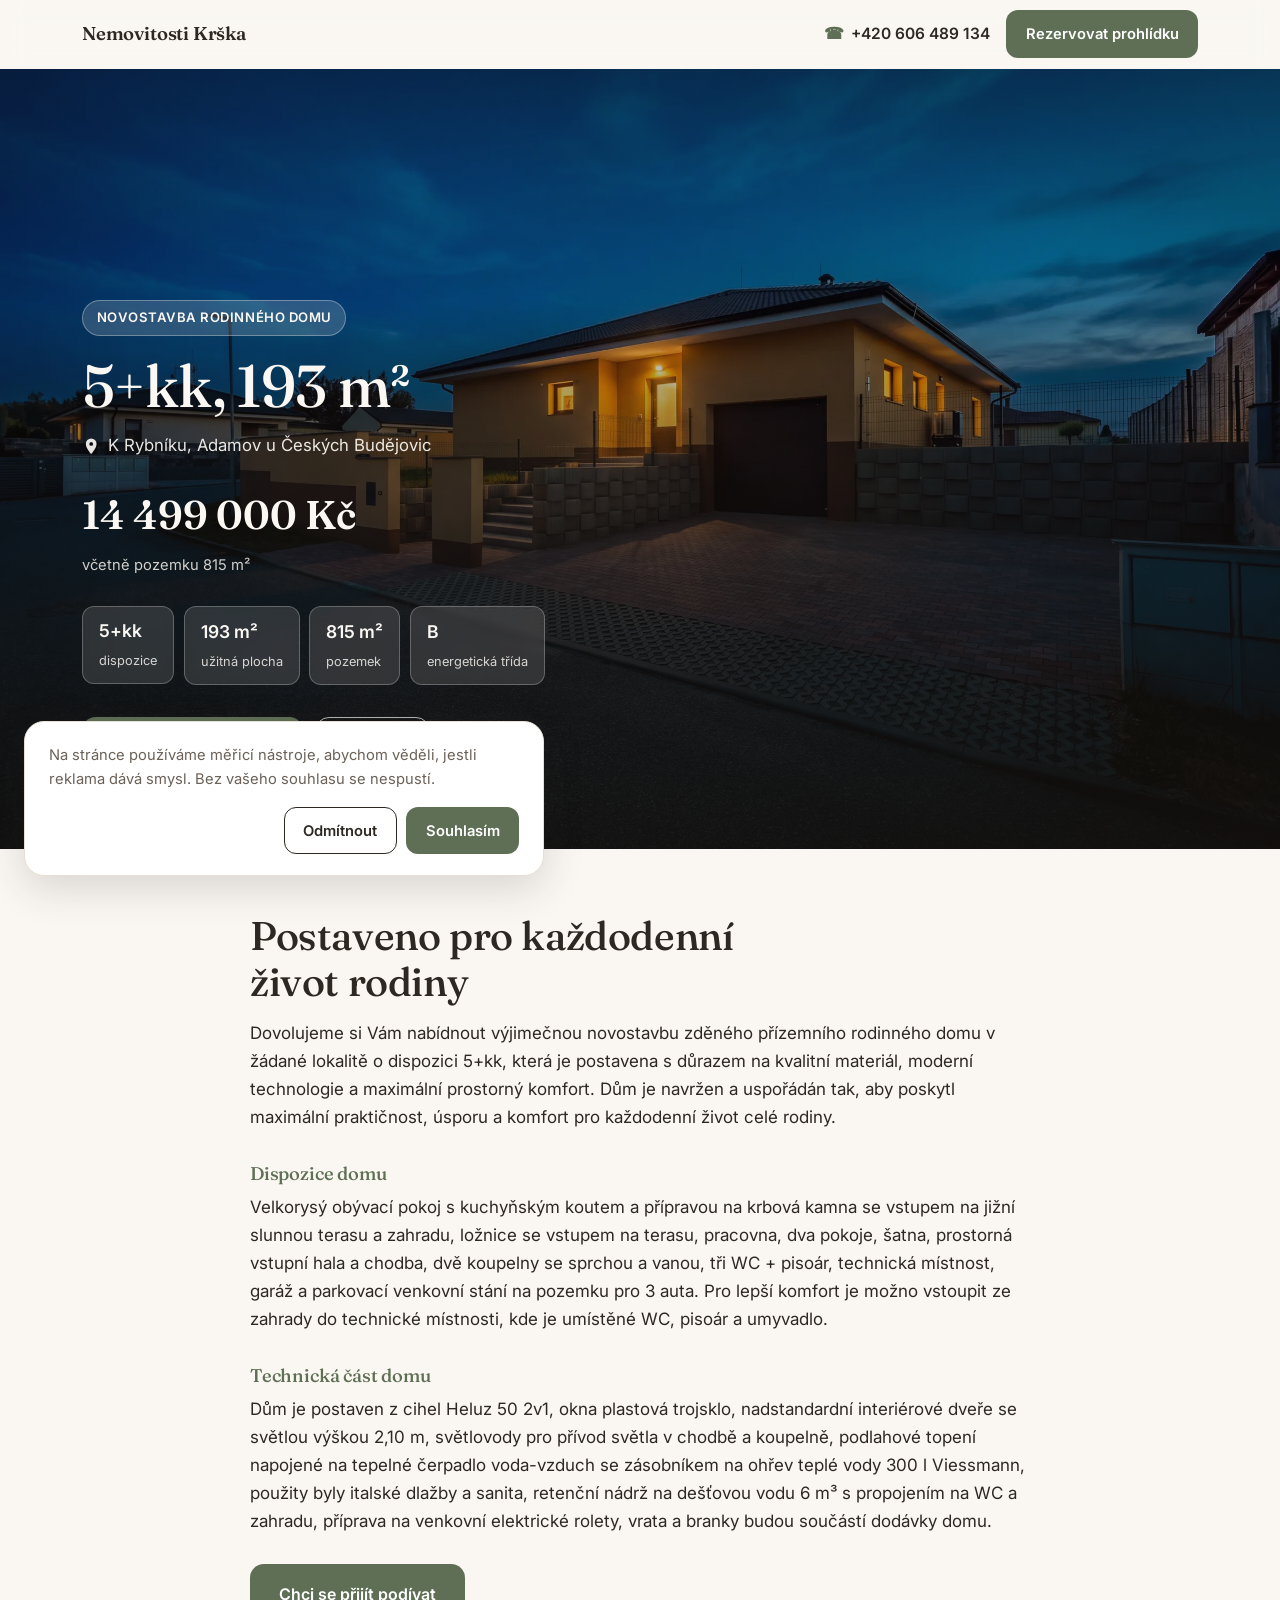
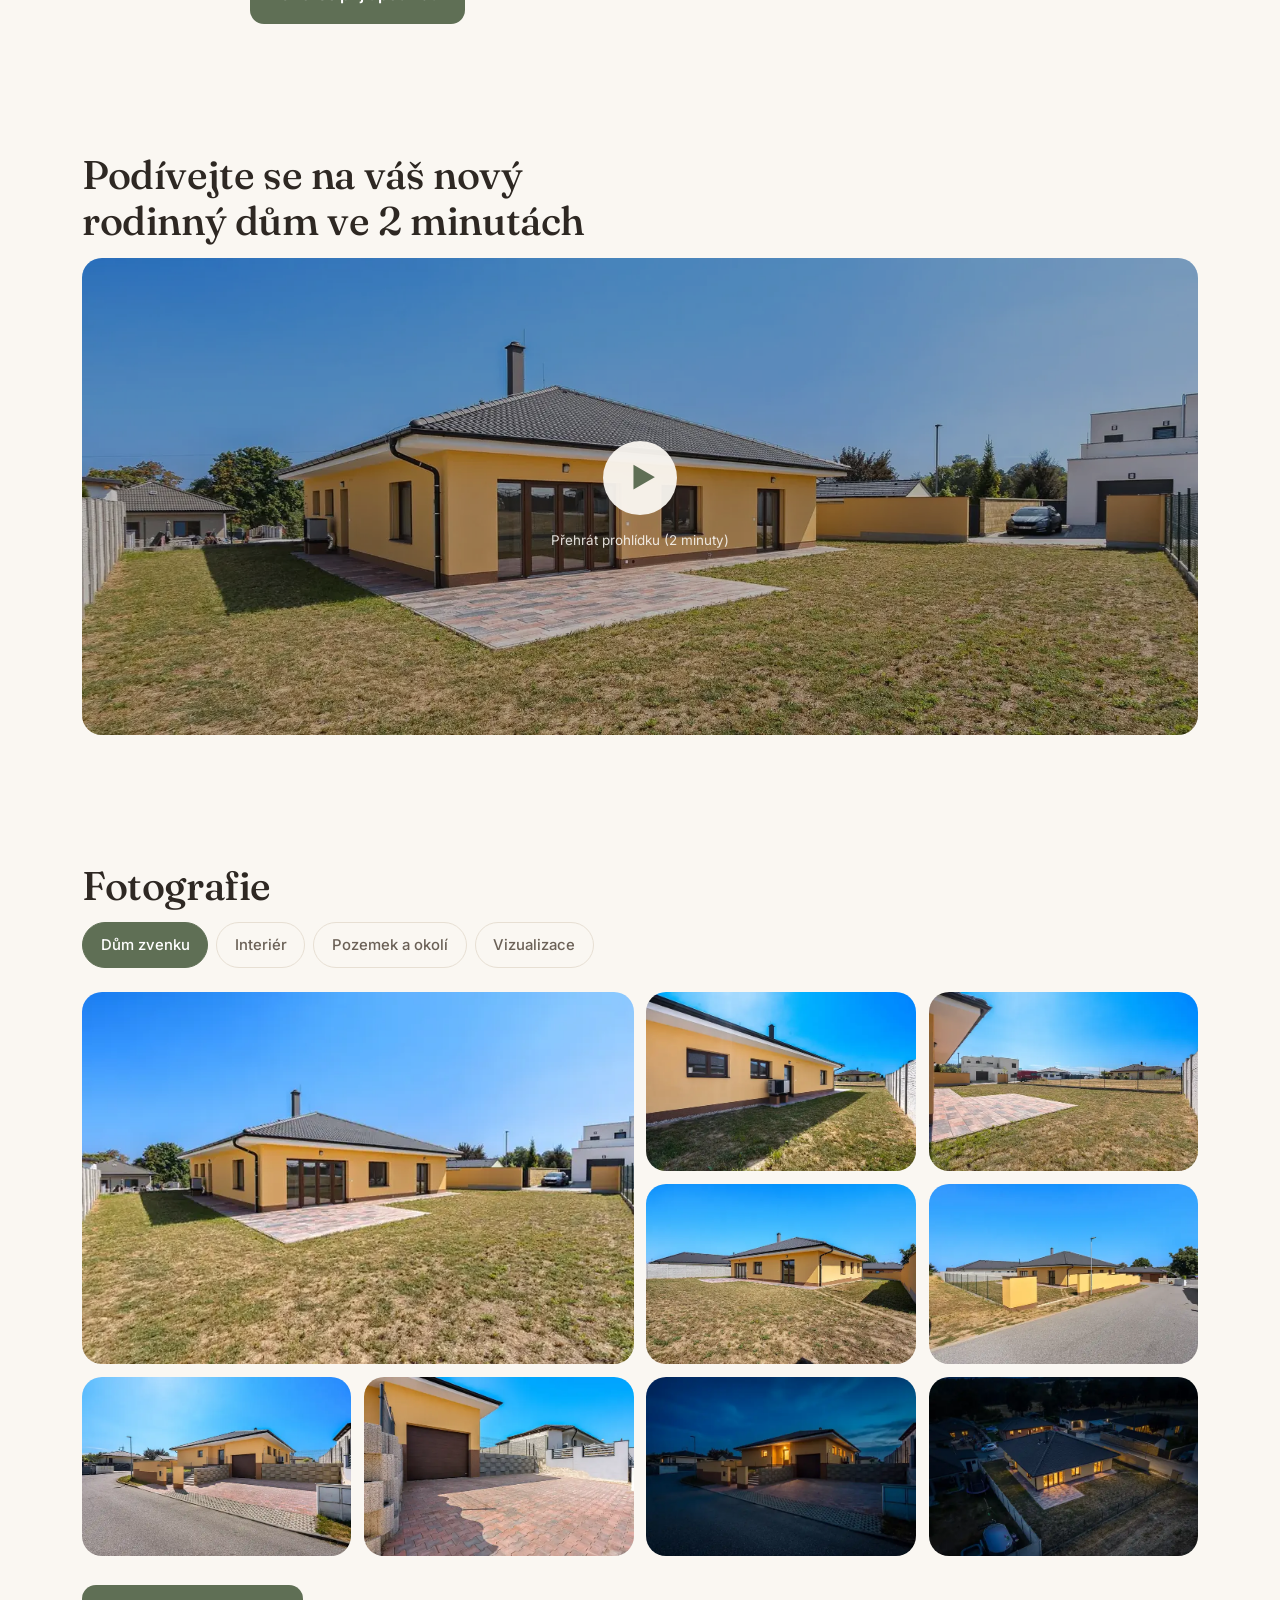
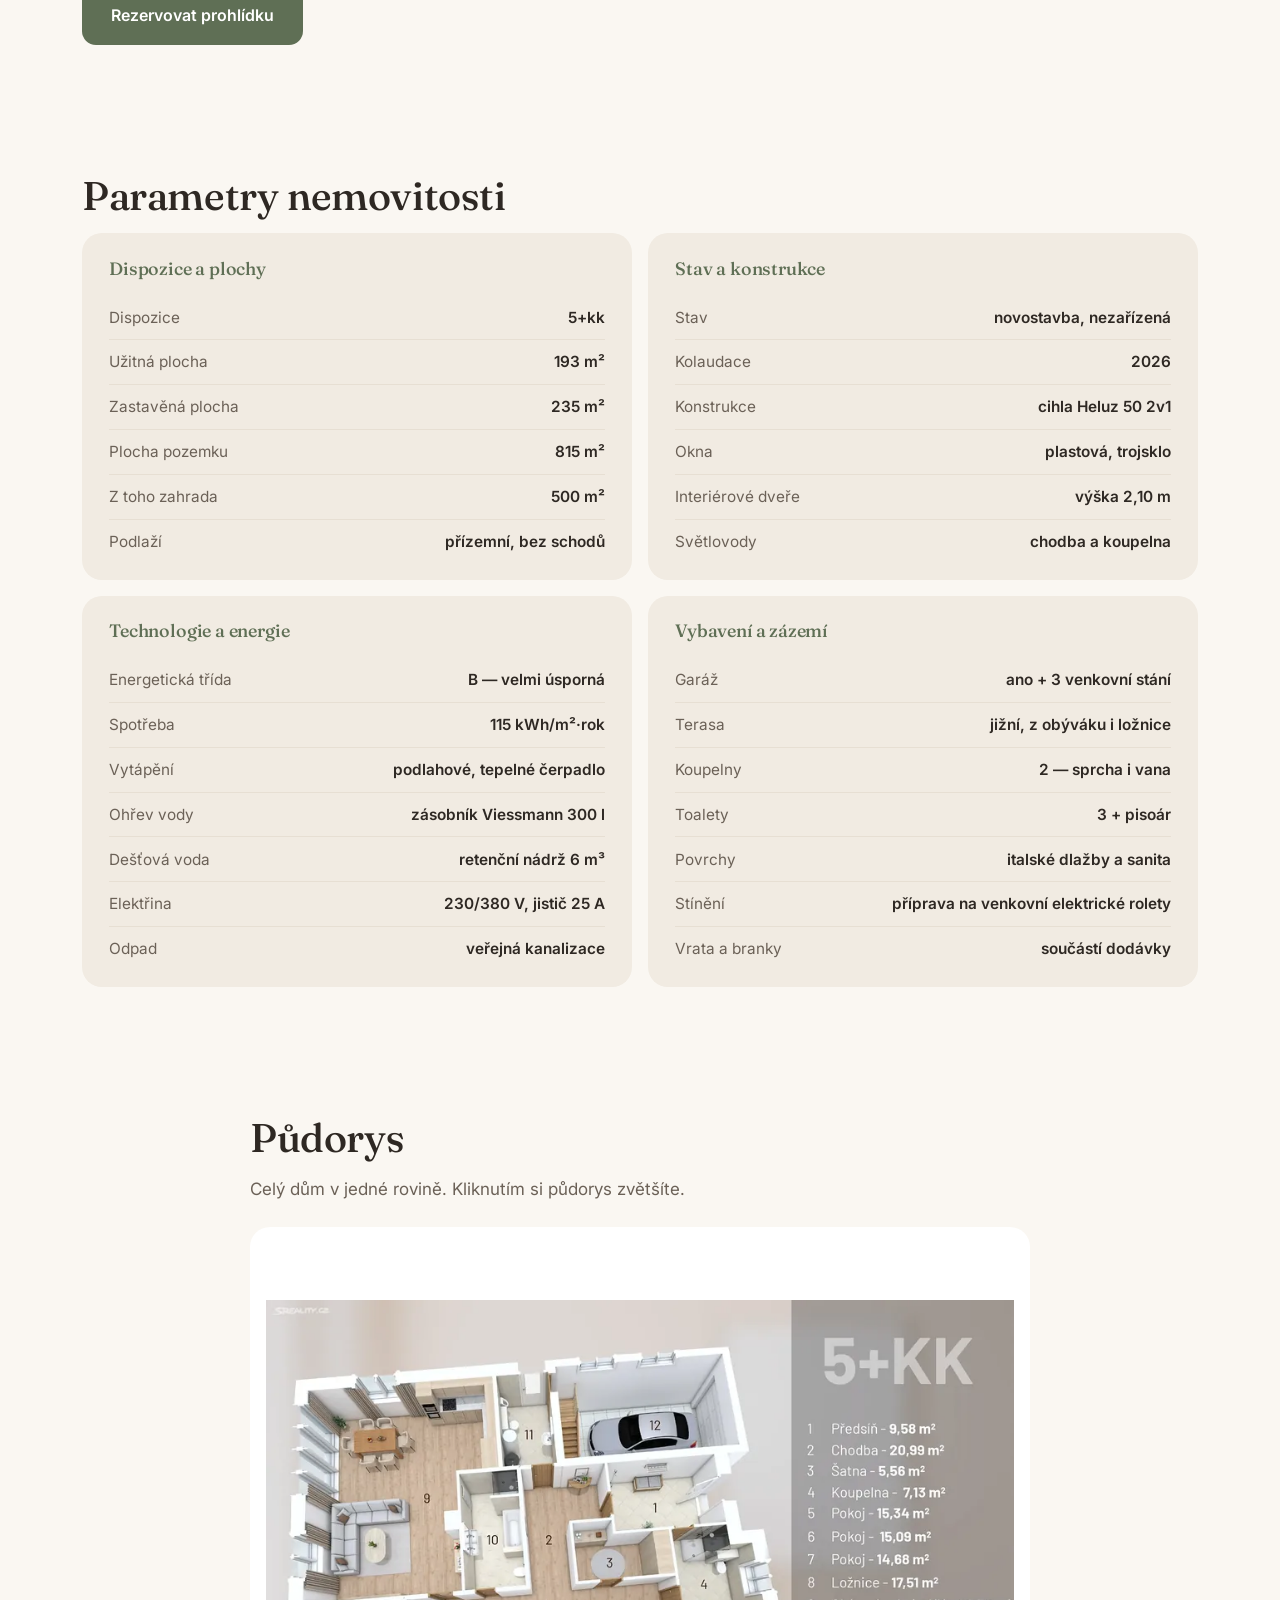
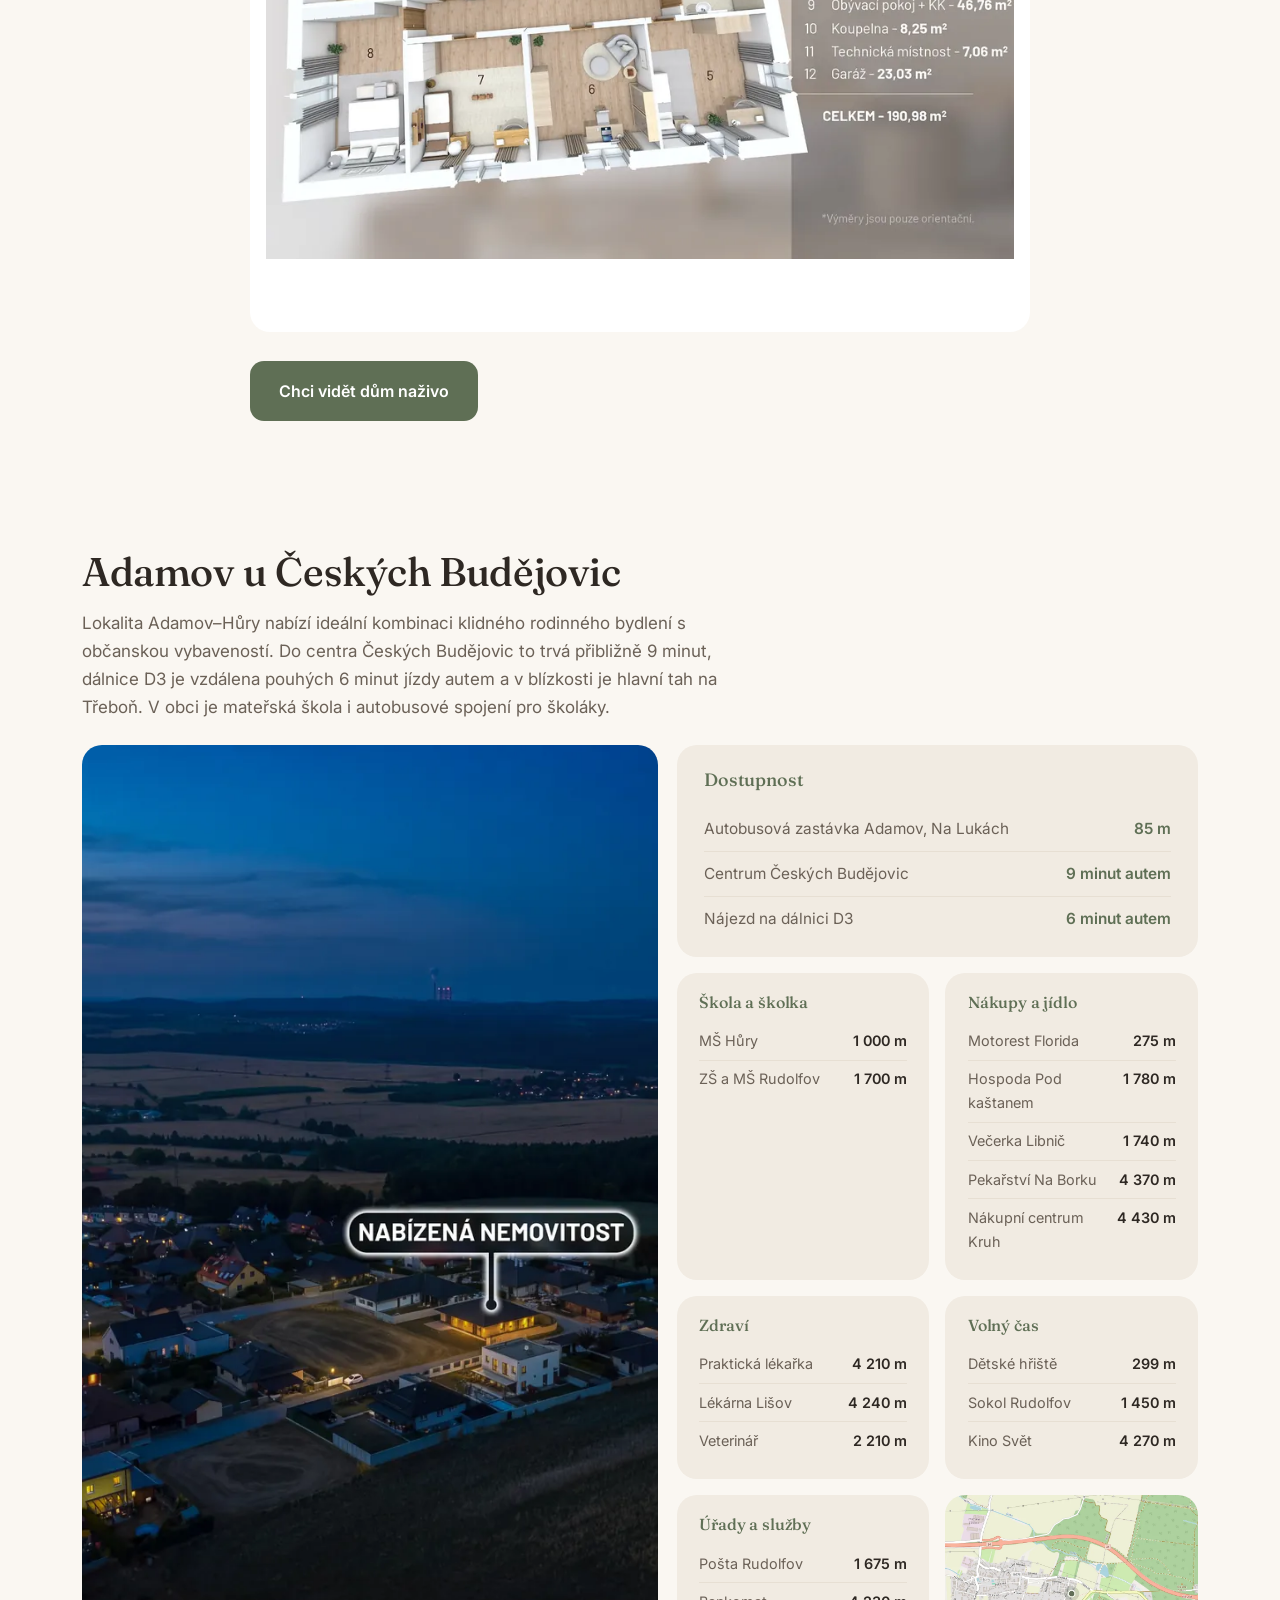
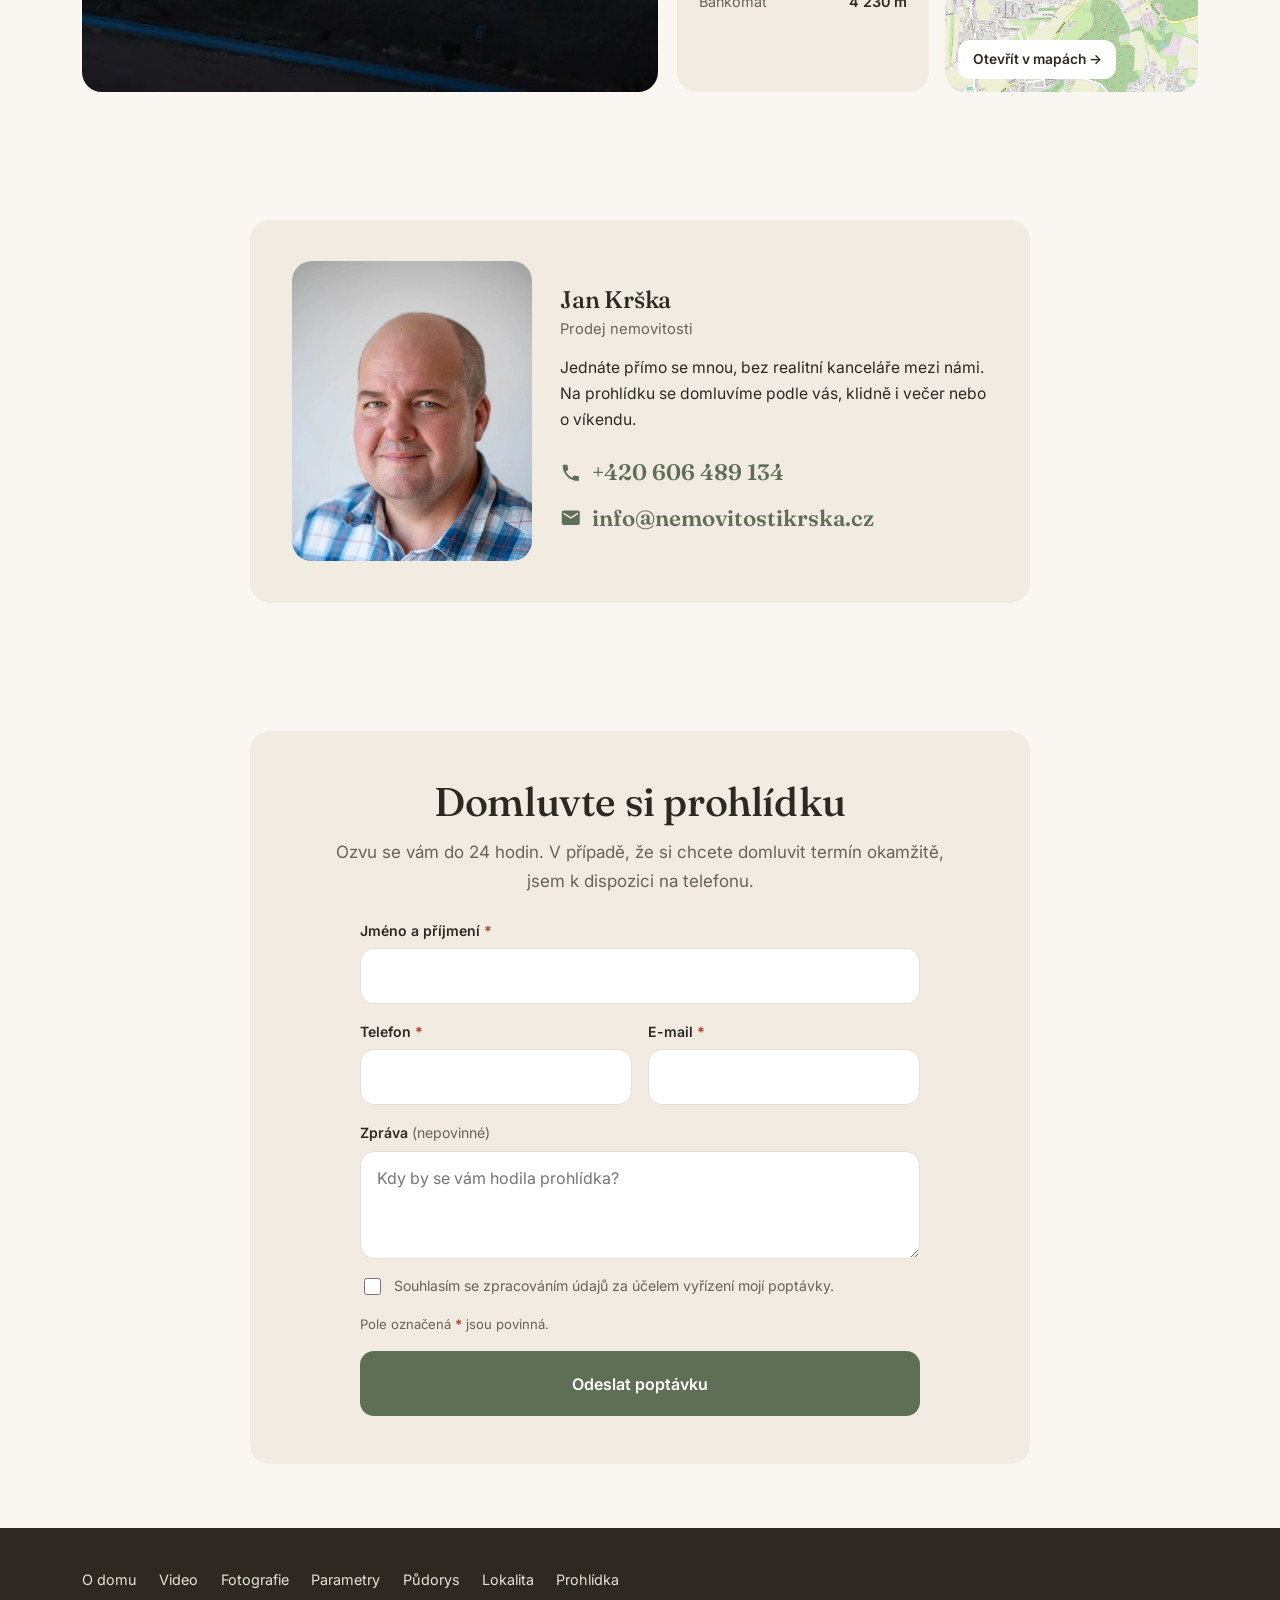
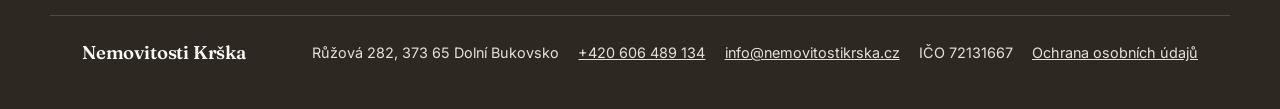
<file: index.html>
<!DOCTYPE html>
<html lang="cs">
<head>
<meta charset="utf-8">
<meta name="viewport" content="width=device-width, initial-scale=1">

<!-- Souhlas s cookies (Google Consent Mode): bez souhlasu je měření zakázané.
     Souhlas ukládá lišta v js/main.js pod klíčem krska-souhlas. -->
<script>
window.dataLayer = window.dataLayer || [];
function gtag(){dataLayer.push(arguments);}
(function(){
  var souhlas = null;
  try { souhlas = localStorage.getItem('krska-souhlas'); } catch (e) {}
  var stav = souhlas === 'ano' ? 'granted' : 'denied';
  gtag('consent', 'default', {
    ad_storage: stav, ad_user_data: stav, ad_personalization: stav, analytics_storage: stav
  });
  if (souhlas === 'ano') dataLayer.push({ event: 'souhlas_udelen' });
})();
</script>

<!-- Google Tag Manager -->
<script>(function(w,d,s,l,i){w[l]=w[l]||[];w[l].push({'gtm.start':
new Date().getTime(),event:'gtm.js'});var f=d.getElementsByTagName(s)[0],
j=d.createElement(s),dl=l!='dataLayer'?'&l='+l:'';j.async=true;j.src=
'https://www.googletagmanager.com/gtm.js?id='+i+dl;f.parentNode.insertBefore(j,f);
})(window,document,'script','dataLayer','GTM-NCGHG8T5');</script>
<!-- End Google Tag Manager -->
<title>Novostavba 5+kk, 193 m² — Adamov u Českých Budějovic</title>
<meta name="description" content="Přízemní zděná novostavba 5+kk, 193 m², pozemek 815 m² s garáží a jižní terasou v Adamově u Českých Budějovic. Energetická třída B, cena 14 499 000 Kč.">
<link rel="canonical" href="https://www.nemovitostikrska.cz/">

<meta property="og:type" content="website">
<meta property="og:url" content="https://www.nemovitostikrska.cz/">
<meta property="og:title" content="Novostavba 5+kk, 193 m² — Adamov u Českých Budějovic">
<meta property="og:description" content="Přízemní zděná novostavba 5+kk, 193 m², pozemek 815 m² s garáží a jižní terasou v Adamově u Českých Budějovic. Energetická třída B, cena 14 499 000 Kč.">
<meta property="og:image" content="https://www.nemovitostikrska.cz/assets/dum-adamov-5kk-nahled-sdileni.jpg">
<meta property="og:image:width" content="1200">
<meta property="og:image:height" content="630">
<meta property="og:image:alt" content="Osvětlená novostavba přízemního rodinného domu v Adamově za soumraku">
<meta property="og:site_name" content="Nemovitosti Krška">
<meta property="og:locale" content="cs_CZ">

<meta name="twitter:card" content="summary_large_image">
<meta name="twitter:title" content="Novostavba 5+kk, 193 m² — Adamov u Českých Budějovic">
<meta name="twitter:description" content="Přízemní zděná novostavba 5+kk, 193 m², pozemek 815 m² s garáží a jižní terasou v Adamově u Českých Budějovic. Energetická třída B, cena 14 499 000 Kč.">
<meta name="twitter:image" content="https://www.nemovitostikrska.cz/assets/dum-adamov-5kk-nahled-sdileni.jpg">
<meta name="twitter:image:alt" content="Osvětlená novostavba přízemního rodinného domu v Adamově za soumraku">

<meta name="theme-color" content="#5F6F55">

<link rel="preconnect" href="https://fonts.googleapis.com">
<link rel="preconnect" href="https://fonts.gstatic.com" crossorigin>
<link href="https://fonts.googleapis.com/css2?family=Fraunces:opsz,wght@9..144,400;9..144,500;9..144,600&family=Inter:wght@400;500;600&display=swap" rel="stylesheet">
<link rel="stylesheet" href="css/style.css">
<link rel="preload" as="image" href="assets/fotky/dum-adamov-5kk-hero.webp" fetchpriority="high">
<link rel="icon" href="data:image/svg+xml,<svg xmlns='http://www.w3.org/2000/svg' viewBox='0 0 100 100'><circle cx='50' cy='50' r='50' fill='%235F6F55'/><text x='50' y='68' text-anchor='middle' font-family='Georgia,serif' font-weight='600' font-size='46' fill='%23FAF7F2'>NK</text></svg>">
<link rel="apple-touch-icon" href="assets/apple-touch-icon.png">

<script type="application/ld+json">
{
  "@context": "https://schema.org",
  "@graph": [
    {
      "@type": "Organization",
      "@id": "https://www.nemovitostikrska.cz/#organizace",
      "name": "Nemovitosti Krška",
      "url": "https://www.nemovitostikrska.cz/",
      "telephone": "+420606489134",
      "email": "info@nemovitostikrska.cz",
      "identifier": "72131667",
      "founder": { "@type": "Person", "name": "Jan Krška" },
      "address": {
        "@type": "PostalAddress",
        "streetAddress": "Růžová 282",
        "postalCode": "373 65",
        "addressLocality": "Dolní Bukovsko",
        "addressCountry": "CZ"
      }
    },
    {
      "@type": "WebSite",
      "@id": "https://www.nemovitostikrska.cz/#web",
      "name": "Nemovitosti Krška",
      "url": "https://www.nemovitostikrska.cz/",
      "inLanguage": "cs",
      "publisher": { "@id": "https://www.nemovitostikrska.cz/#organizace" }
    },
    {
      "@type": "RealEstateListing",
      "@id": "https://www.nemovitostikrska.cz/#nabidka",
      "url": "https://www.nemovitostikrska.cz/",
      "name": "Novostavba rodinného domu 5+kk, 193 m², Adamov u Českých Budějovic",
      "description": "Přízemní zděná novostavba 5+kk s garáží, jižní terasou a pozemkem 815 m². Energetická třída B, kolaudace 2026.",
      "datePosted": "2026-08-27",
      "inLanguage": "cs",
      "image": "https://www.nemovitostikrska.cz/assets/dum-adamov-5kk-nahled-sdileni.jpg",
      "provider": { "@id": "https://www.nemovitostikrska.cz/#organizace" },
      "offers": {
        "@type": "Offer",
        "price": "14499000",
        "priceCurrency": "CZK",
        "availability": "https://schema.org/InStock",
        "seller": { "@id": "https://www.nemovitostikrska.cz/#organizace" }
      },
      "about": {
        "@type": "SingleFamilyResidence",
        "name": "Novostavba rodinného domu 5+kk",
        "numberOfRooms": 5,
        "numberOfBathroomsTotal": 2,
        "numberOfFullBathrooms": 2,
        "yearBuilt": "2026",
        "floorSize": { "@type": "QuantitativeValue", "value": 193, "unitCode": "MTK" },
        "lotSize": { "@type": "QuantitativeValue", "value": 815, "unitCode": "MTK" },
        "address": {
          "@type": "PostalAddress",
          "streetAddress": "K Rybníku",
          "addressLocality": "Adamov",
          "addressRegion": "Jihočeský kraj",
          "addressCountry": "CZ"
        },
        "geo": { "@type": "GeoCoordinates", "latitude": 49.00504, "longitude": 14.55418 },
        "amenityFeature": [
          { "@type": "LocationFeatureSpecification", "name": "Garáž", "value": true },
          { "@type": "LocationFeatureSpecification", "name": "Terasa", "value": true },
          { "@type": "LocationFeatureSpecification", "name": "Tepelné čerpadlo", "value": true }
        ]
      }
    }
  ]
}
</script>
</head>

<body>
<!-- Google Tag Manager (noscript) -->
<noscript><iframe src="https://www.googletagmanager.com/ns.html?id=GTM-NCGHG8T5"
height="0" width="0" style="display:none;visibility:hidden"></iframe></noscript>
<!-- End Google Tag Manager (noscript) -->

<!-- ============ HLAVIČKA ============ -->
<header class="hlavicka" id="hlavicka">
  <div class="obal hlavicka__obal">
    <span class="znacka" data-znacka></span>
    <nav class="hlavicka__akce">
      <a class="tel-odkaz" data-tel-href><span class="tel-odkaz__ikona" aria-hidden="true">☎</span><span data-tel-text></span></a>
      <a class="tlacitko tlacitko--hlavni tlacitko--male" href="#poptavka">Rezervovat prohlídku</a>
    </nav>
  </div>
</header>

<main>

<!-- ============ ÚVODNÍ BLOK ============ -->
<section class="hero">
  <img class="hero__foto" src="assets/fotky/dum-adamov-5kk-hero.webp" alt="" width="2400" height="1610" fetchpriority="high" decoding="async">
  <div class="hero__zaves"></div>
  <div class="obal hero__obsah">
    <p class="hero__stitek" data-hero-typ></p>
    <h1 class="hero__nadpis"><span data-hero-nadpis></span></h1>
    <p class="hero__lokalita">
      <svg class="hero__spendlik" viewBox="0 0 24 24" aria-hidden="true">
        <path fill="currentColor" d="M12 2a7 7 0 00-7 7c0 5.2 6.3 12.4 6.6 12.7a.5.5 0 00.8 0C12.7 21.4 19 14.2 19 9a7 7 0 00-7-7zm0 9.5A2.5 2.5 0 1112 6.5a2.5 2.5 0 010 5z"/>
      </svg>
      <span data-hero-lokalita></span>
    </p>
    <p class="hero__cena"><span data-hero-cena></span><small data-hero-cena-pozn></small></p>
    <ul class="hero__body" data-hero-zvyrazneni></ul>
    <div class="hero__tlacitka">
      <a class="tlacitko tlacitko--hlavni" href="#poptavka">Rezervovat prohlídku</a>
      <a class="tlacitko tlacitko--obrys" data-tel-href>Zavolat</a>
    </div>
  </div>
</section>

<!-- ============ ÚVODNÍ TEXT ============ -->
<section class="sekce sekce--uzka" id="o-domu">
  <h2 class="nadpis" data-uvod-nadpis></h2>
  <div class="text" data-uvod-text></div>
  <div class="vyzva"><a class="tlacitko tlacitko--hlavni" href="#poptavka">Chci se přijít podívat</a></div>
</section>

<!-- ============ VIDEO ============ -->
<section class="sekce" id="video">
  <h2 class="nadpis" data-video-nadpis></h2>
  <p class="podnadpis" data-video-popis></p>
  <div class="video" data-video></div>
</section>

<!-- ============ GALERIE ============ -->
<section class="sekce" id="galerie">
  <h2 class="nadpis">Fotografie</h2>
  <div class="zalozky" role="tablist" data-zalozky></div>
  <p class="upozorneni" data-galerie-upozorneni hidden></p>
  <div class="mrizka" data-mrizka></div>
  <div class="vyzva"><a class="tlacitko tlacitko--hlavni" href="#poptavka">Rezervovat prohlídku</a></div>
</section>

<!-- ============ PARAMETRY ============ -->
<section class="sekce" id="parametry">
  <h2 class="nadpis">Parametry nemovitosti</h2>
  <div class="parametry" data-parametry></div>
</section>

<!-- ============ PŮDORYS ============ -->
<section class="sekce sekce--uzka" id="pudorys">
  <h2 class="nadpis">Půdorys</h2>
  <p class="podnadpis" data-pudorys-popis></p>
  <div data-pudorys></div>
  <div class="vyzva"><a class="tlacitko tlacitko--hlavni" href="#poptavka">Chci vidět dům naživo</a></div>
</section>

<!-- ============ LOKALITA ============ -->
<section class="sekce" id="lokalita">
  <h2 class="nadpis" data-lokalita-nadpis></h2>
  <p class="podnadpis" data-lokalita-uvod></p>
  <div class="lokalita">
    <div class="lokalita__mapa" data-lokalita-mapa></div>
    <div class="lokalita__data">
      <div class="karta karta--doprava">
        <h3 class="karta__nadpis">Dostupnost</h3>
        <ul class="seznam" data-lokalita-doprava></ul>
      </div>
      <div class="vybavenost" data-lokalita-vybavenost></div>
    </div>
  </div>
</section>

<!-- ============ KONTAKT ============ -->
<section class="sekce sekce--uzka" id="kontakt">
  <div class="makler" data-makler></div>
</section>

<!-- ============ FORMULÁŘ ============ -->
<section class="sekce sekce--uzka" id="poptavka">
  <div class="poptavka">
    <h2 class="nadpis nadpis--stred" data-form-nadpis></h2>
    <p class="podnadpis podnadpis--stred" data-form-podnadpis></p>

    <form class="formular" data-formular novalidate>
      <div class="pole">
        <label for="f-jmeno">Jméno a příjmení <span class="povinne" aria-hidden="true">*</span></label>
        <input id="f-jmeno" name="jmeno" type="text" autocomplete="name" required>
      </div>
      <div class="pole pole--pul">
        <label for="f-telefon">Telefon <span class="povinne" aria-hidden="true">*</span></label>
        <input id="f-telefon" name="telefon" type="tel" autocomplete="tel" inputmode="tel" required>
      </div>
      <div class="pole pole--pul">
        <label for="f-email">E-mail <span class="povinne" aria-hidden="true">*</span></label>
        <input id="f-email" name="email" type="email" autocomplete="email" required>
      </div>
      <div class="pole">
        <label for="f-zprava">Zpráva <span class="volitelne">(nepovinné)</span></label>
        <textarea id="f-zprava" name="zprava" rows="3" placeholder="Kdy by se vám hodila prohlídka?"></textarea>
      </div>

      <!-- Past na roboty: člověk tohle pole nevidí, robot ho vyplní a odeslání se zahodí. -->
      <div class="past" aria-hidden="true">
        <label for="f-web">Webová stránka</label>
        <input id="f-web" name="web" type="text" tabindex="-1" autocomplete="off">
      </div>

      <label class="souhlas">
        <input type="checkbox" name="souhlas" required>
        <span data-form-souhlas></span>
      </label>

      <p class="povinne-pozn">Pole označená <span class="povinne" aria-hidden="true">*</span> jsou povinná.</p>

      <button class="tlacitko tlacitko--hlavni tlacitko--siroke" type="submit" data-odeslat>
        Odeslat poptávku
      </button>

      <p class="hlaska" data-hlaska role="status" aria-live="polite" hidden></p>
    </form>
  </div>
</section>

</main>

<!-- ============ PATIČKA ============ -->
<footer class="paticka">
  <nav class="paticka__odkazy obal" aria-label="Sekce stránky">
    <a href="#o-domu">O domu</a>
    <a href="#video">Video</a>
    <a href="#galerie">Fotografie</a>
    <a href="#parametry">Parametry</a>
    <a href="#pudorys">Půdorys</a>
    <a href="#lokalita">Lokalita</a>
    <a href="#poptavka">Prohlídka</a>
  </nav>
  <div class="obal paticka__obal" data-paticka></div>
</footer>

<!-- ============ MOBILNÍ LIŠTA ============ -->
<div class="lista" data-lista>
  <a class="lista__tlacitko lista__tlacitko--obrys" data-tel-href>Zavolat</a>
  <a class="lista__tlacitko lista__tlacitko--hlavni" href="#poptavka">Prohlídka</a>
</div>

<!-- ============ ZVĚTŠENÍ OBRÁZKU ============ -->
<div class="lupa" data-lupa hidden>
  <button class="lupa__zavrit" data-lupa-zavrit aria-label="Zavřít">✕</button>
  <button class="lupa__sip lupa__sip--vlevo" data-lupa-vlevo aria-label="Předchozí">‹</button>
  <button class="lupa__sip lupa__sip--vpravo" data-lupa-vpravo aria-label="Další">›</button>
  <figure class="lupa__ram">
    <img data-lupa-obrazek alt="">
    <figcaption data-lupa-popis></figcaption>
  </figure>
</div>

<!-- ============ LIŠTA SE SOUHLASEM ============ -->
<div class="cookies" data-cookies hidden>
  <p>
    Na stránce používáme měřicí nástroje, abychom věděli, jestli reklama dává smysl.
    Bez vašeho souhlasu se nespustí.
  </p>
  <div class="cookies__tlacitka">
    <button class="tlacitko tlacitko--obrys tlacitko--male" data-cookies-odmitnout>Odmítnout</button>
    <button class="tlacitko tlacitko--hlavni tlacitko--male" data-cookies-prijmout>Souhlasím</button>
  </div>
</div>

<script src="data/rozmery.js"></script>
<script src="data/nemovitost.js"></script>
<script src="js/main.js"></script>
</body>
</html>
</file>
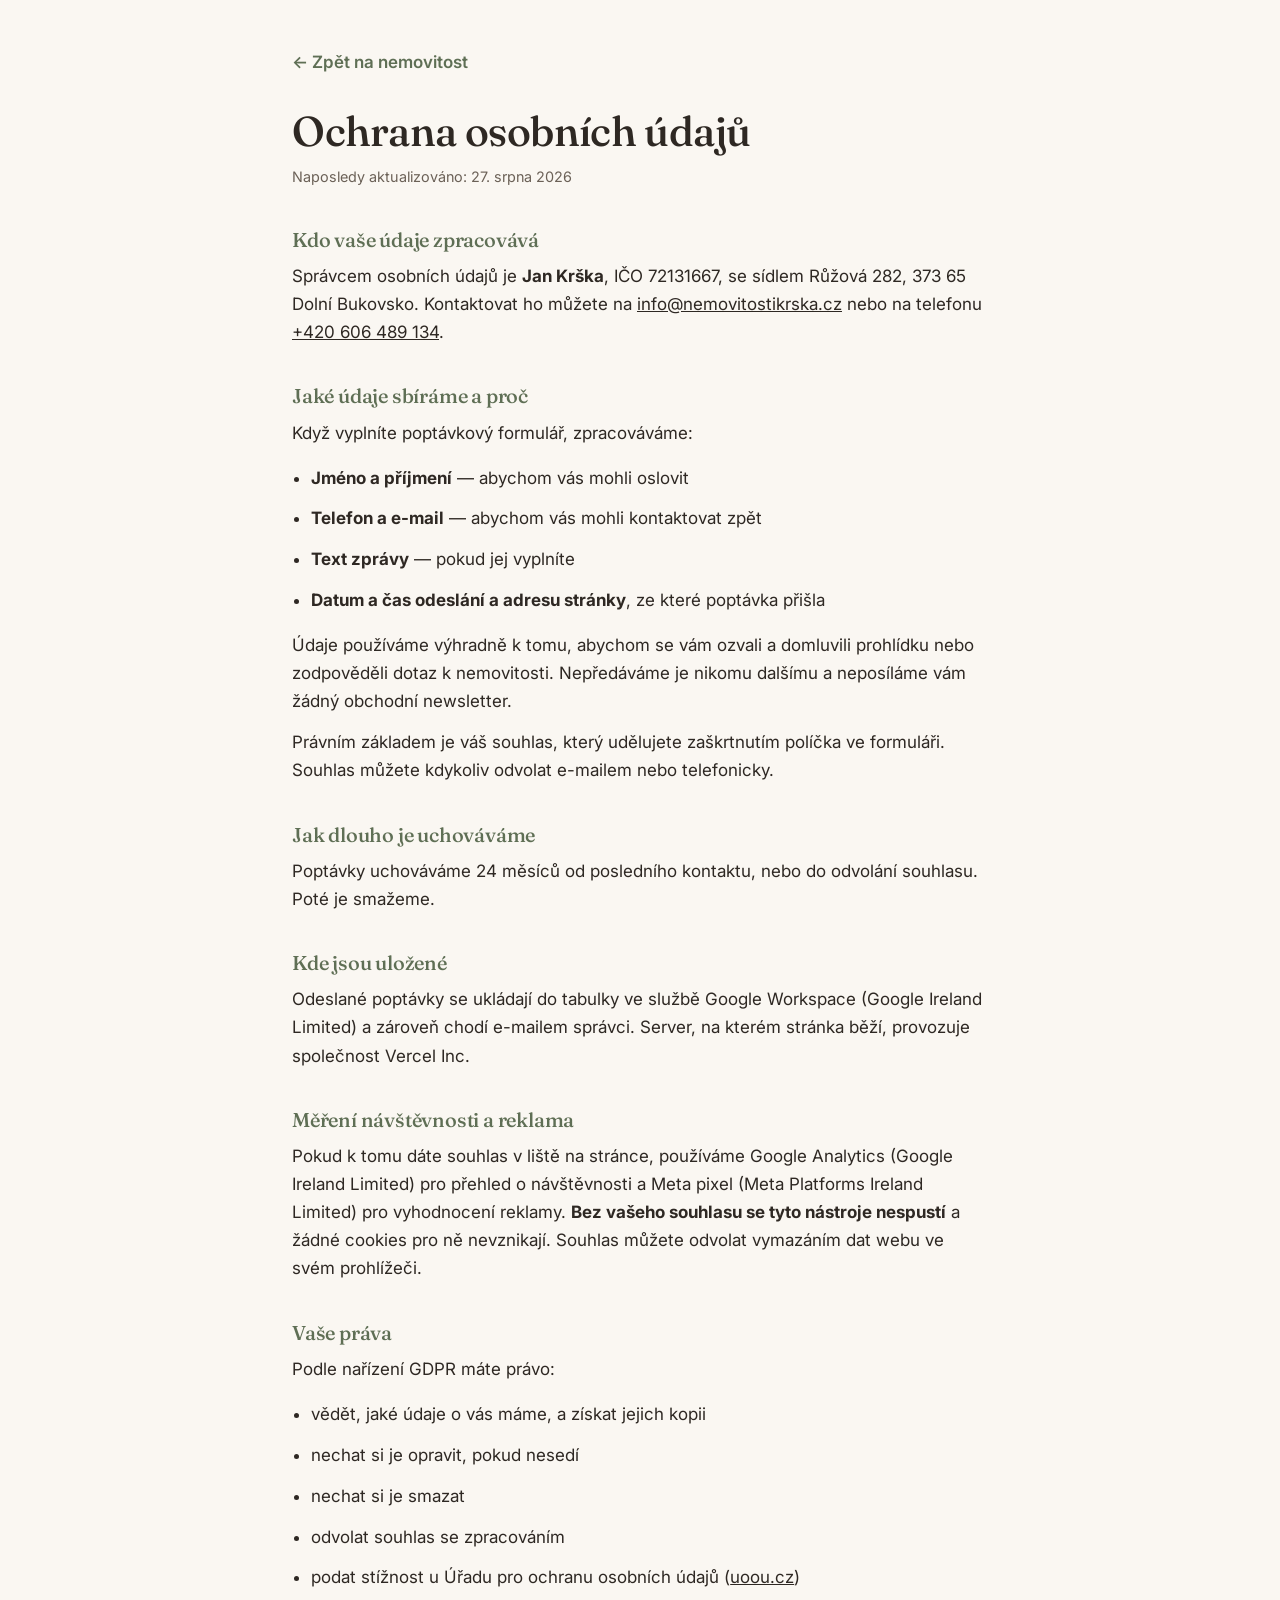
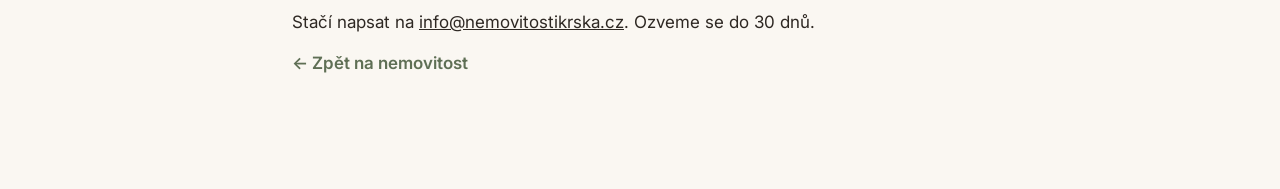
<file: zasady-ochrany-osobnich-udaju.html>
<!DOCTYPE html>
<html lang="cs">
<head>
<meta charset="utf-8">
<meta name="viewport" content="width=device-width, initial-scale=1">

<!-- Souhlas s cookies (Google Consent Mode): bez souhlasu je měření zakázané.
     Souhlas ukládá lišta v js/main.js pod klíčem krska-souhlas. -->
<script>
window.dataLayer = window.dataLayer || [];
function gtag(){dataLayer.push(arguments);}
(function(){
  var souhlas = null;
  try { souhlas = localStorage.getItem('krska-souhlas'); } catch (e) {}
  var stav = souhlas === 'ano' ? 'granted' : 'denied';
  gtag('consent', 'default', {
    ad_storage: stav, ad_user_data: stav, ad_personalization: stav, analytics_storage: stav
  });
  if (souhlas === 'ano') dataLayer.push({ event: 'souhlas_udelen' });
})();
</script>

<!-- Google Tag Manager -->
<script>(function(w,d,s,l,i){w[l]=w[l]||[];w[l].push({'gtm.start':
new Date().getTime(),event:'gtm.js'});var f=d.getElementsByTagName(s)[0],
j=d.createElement(s),dl=l!='dataLayer'?'&l='+l:'';j.async=true;j.src=
'https://www.googletagmanager.com/gtm.js?id='+i+dl;f.parentNode.insertBefore(j,f);
})(window,document,'script','dataLayer','GTM-NCGHG8T5');</script>
<!-- End Google Tag Manager -->
<title>Ochrana osobních údajů — Nemovitosti Krška</title>
<meta name="description" content="Jak Jan Krška, IČO 72131667, nakládá s údaji z poptávkového formuláře na webu Nemovitosti Krška: co sbírá, proč, jak dlouho uchovává a jaká máte práva.">
<meta name="robots" content="noindex, follow">
<link rel="canonical" href="https://www.nemovitostikrska.cz/zasady-ochrany-osobnich-udaju.html">

<meta property="og:type" content="article">
<meta property="og:url" content="https://www.nemovitostikrska.cz/zasady-ochrany-osobnich-udaju.html">
<meta property="og:title" content="Ochrana osobních údajů — Nemovitosti Krška">
<meta property="og:description" content="Jak nakládáme s údaji z poptávkového formuláře: co sbíráme, proč, jak dlouho to uchováváme a jaká máte práva.">
<meta property="og:image" content="https://www.nemovitostikrska.cz/assets/dum-adamov-5kk-nahled-sdileni.jpg">
<meta property="og:image:width" content="1200">
<meta property="og:image:height" content="630">
<meta property="og:site_name" content="Nemovitosti Krška">
<meta property="og:locale" content="cs_CZ">

<meta name="twitter:card" content="summary_large_image">
<meta name="twitter:title" content="Ochrana osobních údajů — Nemovitosti Krška">
<meta name="twitter:description" content="Jak nakládáme s údaji z poptávkového formuláře.">
<meta name="twitter:image" content="https://www.nemovitostikrska.cz/assets/dum-adamov-5kk-nahled-sdileni.jpg">

<meta name="theme-color" content="#5F6F55">
<link rel="icon" href="data:image/svg+xml,<svg xmlns='http://www.w3.org/2000/svg' viewBox='0 0 100 100'><circle cx='50' cy='50' r='50' fill='%235F6F55'/><text x='50' y='68' text-anchor='middle' font-family='Georgia,serif' font-weight='600' font-size='46' fill='%23FAF7F2'>NK</text></svg>">
<link rel="apple-touch-icon" href="assets/apple-touch-icon.png">

<script type="application/ld+json">
{
  "@context": "https://schema.org",
  "@type": "BreadcrumbList",
  "itemListElement": [
    { "@type": "ListItem", "position": 1, "name": "Nemovitost v Adamově", "item": "https://www.nemovitostikrska.cz/" },
    { "@type": "ListItem", "position": 2, "name": "Ochrana osobních údajů" }
  ]
}
</script>
<link rel="preconnect" href="https://fonts.googleapis.com">
<link rel="preconnect" href="https://fonts.gstatic.com" crossorigin>
<link href="https://fonts.googleapis.com/css2?family=Fraunces:opsz,wght@9..144,400;9..144,500;9..144,600&family=Inter:wght@400;500;600&display=swap" rel="stylesheet">
<link rel="stylesheet" href="css/style.css">
<style>
  .zasady { max-width: 760px; margin-inline: auto; padding: 3rem clamp(1.1rem, 4vw, 2rem) 5rem; }
  .zasady h1 { font-size: clamp(1.9rem, 4vw, 2.6rem); margin-bottom: .6rem; }
  .zasady h2 { font-size: 1.25rem; margin: 2.4rem 0 .7rem; color: var(--akcent); }
  .zasady p, .zasady li { margin: 0 0 .8rem; }
  .zasady ul { padding-left: 1.2rem; }
  .zasady .datum { color: var(--text-tlum); font-size: .9rem; margin-bottom: 2rem; }
  .doplnit { background: #F6E3DE; color: #8E3826; padding: .1rem .4rem; border-radius: 6px; font-weight: 600; }
  .zpet { display: inline-block; margin-bottom: 2rem; font-weight: 600; text-decoration: none; color: var(--akcent); }
</style>
</head>
<body>
<!-- Google Tag Manager (noscript) -->
<noscript><iframe src="https://www.googletagmanager.com/ns.html?id=GTM-NCGHG8T5"
height="0" width="0" style="display:none;visibility:hidden"></iframe></noscript>
<!-- End Google Tag Manager (noscript) -->

<div class="zasady">
  <a class="zpet" href="index.html">← Zpět na nemovitost</a>

  <h1>Ochrana osobních údajů</h1>
  <p class="datum">Naposledy aktualizováno: 27. srpna 2026</p>

  <h2>Kdo vaše údaje zpracovává</h2>
  <p>
    Správcem osobních údajů je <strong>Jan Krška</strong>,
    IČO 72131667,
    se sídlem Růžová 282, 373 65 Dolní Bukovsko.
    Kontaktovat ho můžete na <a href="mailto:info@nemovitostikrska.cz">info@nemovitostikrska.cz</a>
    nebo na telefonu <a href="tel:+420606489134">+420 606 489 134</a>.
  </p>

  <h2>Jaké údaje sbíráme a proč</h2>
  <p>Když vyplníte poptávkový formulář, zpracováváme:</p>
  <ul>
    <li><strong>Jméno a příjmení</strong> — abychom vás mohli oslovit</li>
    <li><strong>Telefon a e-mail</strong> — abychom vás mohli kontaktovat zpět</li>
    <li><strong>Text zprávy</strong> — pokud jej vyplníte</li>
    <li><strong>Datum a čas odeslání a adresu stránky</strong>, ze které poptávka přišla</li>
  </ul>
  <p>
    Údaje používáme výhradně k tomu, abychom se vám ozvali a domluvili prohlídku nebo
    zodpověděli dotaz k nemovitosti. Nepředáváme je nikomu dalšímu a neposíláme vám
    žádný obchodní newsletter.
  </p>
  <p>
    Právním základem je váš souhlas, který udělujete zaškrtnutím políčka ve formuláři.
    Souhlas můžete kdykoliv odvolat e-mailem nebo telefonicky.
  </p>

  <h2>Jak dlouho je uchováváme</h2>
  <p>
    Poptávky uchováváme 24 měsíců od
    posledního kontaktu, nebo do odvolání souhlasu. Poté je smažeme.
  </p>

  <h2>Kde jsou uložené</h2>
  <p>
    Odeslané poptávky se ukládají do tabulky ve službě Google Workspace (Google Ireland
    Limited) a zároveň chodí e-mailem správci. Server, na kterém stránka běží, provozuje
    společnost Vercel Inc.
  </p>

  <h2>Měření návštěvnosti a reklama</h2>
  <p>
    Pokud k tomu dáte souhlas v liště na stránce, používáme Google Analytics (Google
    Ireland Limited) pro přehled o návštěvnosti a Meta pixel (Meta Platforms Ireland
    Limited) pro vyhodnocení reklamy. <strong>Bez vašeho souhlasu se tyto nástroje
    nespustí</strong> a žádné cookies pro ně nevznikají. Souhlas můžete odvolat vymazáním
    dat webu ve svém prohlížeči.
  </p>

  <h2>Vaše práva</h2>
  <p>Podle nařízení GDPR máte právo:</p>
  <ul>
    <li>vědět, jaké údaje o vás máme, a získat jejich kopii</li>
    <li>nechat si je opravit, pokud nesedí</li>
    <li>nechat si je smazat</li>
    <li>odvolat souhlas se zpracováním</li>
    <li>podat stížnost u Úřadu pro ochranu osobních údajů (<a href="https://www.uoou.cz" target="_blank" rel="noopener">uoou.cz</a>)</li>
  </ul>
  <p>
    Stačí napsat na <a href="mailto:info@nemovitostikrska.cz">info@nemovitostikrska.cz</a>.
    Ozveme se do 30 dnů.
  </p>

  <a class="zpet" href="index.html">← Zpět na nemovitost</a>
</div>

</body>
</html>
</file>
<file: css/style.css>
/* =========================================================
   Nemovitosti Krška — styly
   Paleta vychází z fotek domu: krémová, greige, espresso,
   šalvějová zeleň a dub.
   ========================================================= */

:root {
  --pozadi:    #FAF7F2;
  --karty:     #F1EBE2;
  --karty-tmy: #E7DFD3;
  --text:      #2E2823;
  --text-tlum: #6B6157;
  --akcent:    #5F6F55;
  --akcent-tm: #4C5A44;
  --dub:       #B08D6A;
  --bila:      #FFFFFF;

  --r-karta:   20px;
  --r-tlacitko:14px;
  --r-male:    12px;

  --sirka:     1180px;
  --sirka-uzka: 780px;

  --sekce-y:   clamp(2.4rem, 5vw, 4.2rem);
}

* { box-sizing: border-box; }

/* Rolování na formulář si řídí js/main.js. Vlastnost scroll-behavior: smooth
   se tu záměrně nepoužívá — prohlížeč animaci přeruší, jakmile se během ní
   doloží obrázek, a tlačítko pak nikam neskočí. */
@media (prefers-reduced-motion: reduce) {
  *, *::before, *::after { animation-duration: .01ms !important; transition-duration: .01ms !important; }
}

body {
  margin: 0;
  background: var(--pozadi);
  color: var(--text);
  font-family: 'Inter', -apple-system, BlinkMacSystemFont, 'Segoe UI', sans-serif;
  font-size: 17px;
  line-height: 1.65;
  -webkit-font-smoothing: antialiased;
  /* místo pro mobilní lištu, ať nepřekrývá patičku */
  padding-bottom: env(safe-area-inset-bottom);
}

img { max-width: 100%; display: block; }

h1, h2, h3 {
  font-family: 'Fraunces', Georgia, 'Times New Roman', serif;
  font-weight: 500;
  line-height: 1.15;
  letter-spacing: -0.01em;
  margin: 0;
}

a { color: inherit; }

.obal { width: 100%; max-width: var(--sirka); margin-inline: auto; padding-inline: clamp(1.1rem, 4vw, 2rem); }

/* ---------- Tlačítka ---------- */
.tlacitko {
  display: inline-flex;
  align-items: center;
  justify-content: center;
  gap: .5rem;
  padding: 1rem 1.75rem;
  border: 1.5px solid transparent;
  border-radius: var(--r-tlacitko);
  font: inherit;
  font-weight: 600;
  font-size: 1rem;
  text-decoration: none;
  cursor: pointer;
  transition: background-color .18s ease, color .18s ease, transform .12s ease;
}
.tlacitko:active { transform: translateY(1px); }
.tlacitko--hlavni { background: var(--akcent); color: var(--bila); }
.tlacitko--hlavni:hover { background: var(--akcent-tm); }
.tlacitko--obrys { background: transparent; color: var(--text); border-color: var(--text); }
.tlacitko--obrys:hover { background: var(--text); color: var(--pozadi); }
.tlacitko--male { padding: .65rem 1.15rem; font-size: .92rem; border-radius: var(--r-male); }
.tlacitko--siroke { width: 100%; padding-block: 1.15rem; }

:where(a, button, input, textarea, [tabindex]):focus-visible {
  outline: 3px solid var(--dub);
  outline-offset: 3px;
}

/* ---------- Hlavička ---------- */
.hlavicka {
  position: sticky;
  top: 0;
  z-index: 60;
  background: color-mix(in srgb, var(--pozadi) 88%, transparent);
  backdrop-filter: blur(12px);
  border-bottom: 1px solid transparent;
  transition: border-color .2s ease;
}
.hlavicka--posunuta { border-bottom-color: var(--karty-tmy); }
.hlavicka__obal { display: flex; align-items: center; justify-content: space-between; gap: 1rem; min-height: 68px; }
.znacka { display: inline-flex; }

/* ---------- Logo ---------- */
.logo { display: inline-flex; align-items: center; gap: .6rem; text-decoration: none; color: inherit; }
.logo__nazev {
  font-family: 'Fraunces', Georgia, serif; font-size: 1.16rem; font-weight: 600;
  letter-spacing: -0.01em; white-space: nowrap;
}
.logo--svetle .logo__nazev { color: #FBF8F3; }
@media (max-width: 420px) {
  .logo__nazev { font-size: 1rem; }
}
.hlavicka__akce { display: flex; align-items: center; gap: 1rem; }

.tel-odkaz {
  display: inline-flex; align-items: center; gap: .45rem;
  font-weight: 600; font-size: .97rem; text-decoration: none;
  white-space: nowrap;
}
.tel-odkaz:hover { color: var(--akcent); }
.tel-odkaz__ikona { color: var(--akcent); }

@media (max-width: 720px) {
  .hlavicka__akce .tlacitko { display: none; }
}

/* ---------- Úvodní blok ---------- */
.hero { position: relative; isolation: isolate; min-height: min(88vh, 780px); display: flex; align-items: flex-end; }
.hero__foto { position: absolute; inset: 0; width: 100%; height: 100%; object-fit: cover; z-index: -2; }
.hero__zaves {
  position: absolute; inset: 0; z-index: -1;
  background: linear-gradient(to top, rgba(20,17,14,.86) 0%, rgba(20,17,14,.62) 38%, rgba(20,17,14,.18) 70%, rgba(20,17,14,.35) 100%);
}
.hero__obsah { color: #FBF8F3; padding-block: clamp(2.5rem, 6vw, 4.5rem); }
.hero__stitek {
  display: inline-block; margin: 0 0 1rem;
  padding: .38rem .85rem;
  background: rgba(251,248,243,.16);
  border: 1px solid rgba(251,248,243,.32);
  border-radius: 999px;
  font-size: .82rem; font-weight: 600; letter-spacing: .04em; text-transform: uppercase;
}
.hero__nadpis { font-size: clamp(2.1rem, 5.4vw, 3.7rem); max-width: 17ch; margin-bottom: .8rem; }
.hero__lokalita { display: flex; align-items: center; gap: .45rem; margin: 0 0 1.4rem; font-size: 1.05rem; opacity: .92; }
.hero__spendlik { width: 1.15rem; height: 1.15rem; flex: 0 0 auto; }
.hero__cena { margin: 0 0 1.8rem; font-family: 'Fraunces', Georgia, serif; font-size: clamp(1.7rem, 4vw, 2.5rem); font-weight: 600; }
.hero__cena small { display: block; font-family: 'Inter', sans-serif; font-size: .92rem; font-weight: 400; opacity: .82; margin-top: .3rem; }

.hero__body { display: flex; flex-wrap: wrap; gap: .6rem; list-style: none; margin: 0 0 2rem; padding: 0; }
.hero__body li {
  background: rgba(251,248,243,.13);
  border: 1px solid rgba(251,248,243,.26);
  border-radius: var(--r-male);
  padding: .6rem 1rem;
  backdrop-filter: blur(4px);
}
.hero__body strong { display: block; font-size: 1.1rem; font-weight: 600; }
.hero__body span { font-size: .8rem; opacity: .82; }

.hero__tlacitka { display: flex; flex-wrap: wrap; gap: .75rem; }
.hero .tlacitko--obrys { color: #FBF8F3; border-color: rgba(251,248,243,.7); }
.hero .tlacitko--obrys:hover { background: #FBF8F3; color: var(--text); }

@media (max-width: 720px) {
  .hero { min-height: 82vh; }
  .hero__tlacitka { display: none; }  /* na mobilu je místo nich spodní lišta */
}

/* ---------- Sekce ---------- */
.sekce { width: 100%; max-width: var(--sirka); margin-inline: auto; padding: var(--sekce-y) clamp(1.1rem, 4vw, 2rem); }
.sekce--uzka { max-width: calc(var(--sirka-uzka) + 4rem); }

.nadpis { font-size: clamp(1.7rem, 3.6vw, 2.5rem); margin-bottom: .85rem; max-width: 22ch; }
.nadpis--stred { max-width: none; text-align: center; }
.podnadpis { color: var(--text-tlum); margin: 0 0 1.5rem; max-width: 58ch; }
.podnadpis--stred { margin-inline: auto; text-align: center; }
.podnadpis[hidden] { display: none; }

.text p { margin: 0 0 1.3rem; }
.text__mezinadpis { font-size: 1.15rem; color: var(--akcent); margin: 2rem 0 .55rem; }
.text p:last-child { margin-bottom: 0; }

.vyzva { margin-top: 1.8rem; }

/* ---------- Video ---------- */
.video { position: relative; border-radius: var(--r-karta); overflow: hidden; background: var(--karty-tmy); aspect-ratio: 1920 / 820; }
.video video, .video img { width: 100%; height: 100%; object-fit: cover; }
.video__spustit {
  position: absolute; inset: 0;
  display: flex; flex-direction: column; align-items: center; justify-content: center; gap: .9rem;
  border: 0; background: rgba(20,17,14,.28); color: #FBF8F3;
  font: inherit; font-weight: 600; cursor: pointer;
  transition: background-color .2s ease;
}
.video__spustit:hover { background: rgba(20,17,14,.42); }
.video__sipka {
  width: 74px; height: 74px; border-radius: 50%;
  background: rgba(251,248,243,.94); color: var(--akcent);
  display: grid; place-items: center; font-size: 1.7rem; padding-left: .28em;
}
.video__vaha { font-size: .84rem; font-weight: 400; opacity: .88; }

/* ---------- Galerie ---------- */
.zalozky { display: flex; flex-wrap: wrap; gap: .5rem; margin-bottom: 1.5rem; }
.zalozka {
  padding: .6rem 1.1rem;
  border: 1.5px solid var(--karty-tmy);
  border-radius: 999px;
  background: transparent; color: var(--text-tlum);
  font: inherit; font-size: .93rem; font-weight: 500; cursor: pointer;
  transition: all .16s ease;
}
.zalozka:hover { border-color: var(--dub); color: var(--text); }
.zalozka[aria-selected="true"] { background: var(--akcent); border-color: var(--akcent); color: var(--bila); }

.upozorneni {
  display: flex; gap: .6rem;
  background: var(--karty); border-left: 3px solid var(--dub);
  border-radius: var(--r-male);
  padding: .85rem 1.1rem; margin: 0 0 1.5rem;
  font-size: .93rem; color: var(--text-tlum);
  max-width: 62ch;
}
.upozorneni[hidden] { display: none; }

.mrizka { display: grid; grid-template-columns: repeat(auto-fill, minmax(260px, 1fr)); gap: .8rem; }
.dlazdice {
  border: 0; padding: 0; margin: 0; cursor: zoom-in;
  border-radius: var(--r-karta); overflow: hidden;
  background: var(--karty-tmy);
  aspect-ratio: 3 / 2;
  position: relative;
}
.dlazdice img { width: 100%; height: 100%; object-fit: cover; transition: transform .4s ease; }
.dlazdice:hover img { transform: scale(1.04); }
.dlazdice--vysoka { grid-column: span 2; grid-row: span 2; aspect-ratio: auto; }
@media (max-width: 620px) {
  .dlazdice--vysoka { grid-column: span 1; grid-row: span 1; aspect-ratio: 3 / 2; }
}

/* ---------- Parametry ---------- */
/* Čtyři karty ve dvou řadách po dvou, na mobilu pod sebou. */
.parametry { display: grid; grid-template-columns: repeat(2, minmax(0, 1fr)); gap: 1rem; }
@media (max-width: 720px) { .parametry { grid-template-columns: 1fr; } }
.karta { background: var(--karty); border-radius: var(--r-karta); padding: 1.6rem 1.7rem; }
.karta__nadpis { font-size: 1.12rem; margin-bottom: 1rem; color: var(--akcent); }
.seznam { list-style: none; margin: 0; padding: 0; }
.seznam li {
  display: flex; justify-content: space-between; align-items: baseline; gap: 1rem;
  padding: .58rem 0;
  border-bottom: 1px solid var(--karty-tmy);
  font-size: .96rem;
}
.seznam li:last-child { border-bottom: 0; padding-bottom: 0; }
.seznam dt, .seznam .klic { color: var(--text-tlum); }
.seznam .hodnota { font-weight: 600; text-align: right; white-space: nowrap; }

/* ---------- Půdorys ---------- */
.pudorys-ram {
  border: 0; padding: 1rem; margin: 0; width: 100%; cursor: zoom-in;
  background: var(--bila); border-radius: var(--r-karta);
}
.pudorys-ram img { width: 100%; aspect-ratio: 2200 / 1644; object-fit: contain; border-radius: var(--r-male); }

/* ---------- Lokalita ---------- */
.lokalita { display: grid; grid-template-columns: 1.05fr .95fr; gap: 1.2rem; align-items: stretch; }
@media (max-width: 900px) { .lokalita { grid-template-columns: 1fr; } }

.lokalita__mapa { position: relative; border-radius: var(--r-karta); overflow: hidden; }
.lokalita__mapa img { width: 100%; height: 100%; min-height: 340px; object-fit: cover; }
.lokalita__odkaz {
  position: absolute; left: 1rem; bottom: 1rem;
  background: var(--bila); color: var(--text);
  padding: .7rem 1.15rem; border-radius: var(--r-male);
  font-size: .92rem; font-weight: 600; text-decoration: none;
}
.lokalita__odkaz:hover { background: var(--akcent); color: var(--bila); }

.lokalita__data { display: grid; gap: 1rem; }
.karta--doprava .seznam .hodnota { color: var(--akcent); }
.vybavenost { display: grid; grid-template-columns: repeat(auto-fit, minmax(220px, 1fr)); gap: 1rem; }
.vybavenost .karta { padding: 1.25rem 1.4rem; }
.vybavenost .karta__nadpis { font-size: 1rem; margin-bottom: .7rem; }
.vybavenost .seznam li { font-size: .9rem; padding: .42rem 0; }

/* Mapa jako poslední dlaždice v mřížce vybavenosti. */
.mapka {
  position: relative; display: block; overflow: hidden;
  border-radius: var(--r-karta); min-height: 180px;
  text-decoration: none;
}
.mapka img { width: 100%; height: 100%; min-height: 180px; object-fit: cover; }
.mapka__popis {
  position: absolute; left: .8rem; bottom: .8rem;
  background: var(--bila); color: var(--text);
  padding: .5rem .9rem; border-radius: var(--r-male);
  font-size: .86rem; font-weight: 600;
}
.mapka:hover .mapka__popis { background: var(--akcent); color: var(--bila); }

/* ---------- Makléř ---------- */
.makler {
  display: flex; align-items: center; gap: 1.8rem; flex-wrap: wrap;
  background: var(--karty); border-radius: var(--r-karta);
  padding: clamp(1.6rem, 4vw, 2.6rem);
}
.makler__portret {
  width: 108px; height: 108px; flex: 0 0 auto;
  border-radius: 50%; overflow: hidden;
  background: var(--akcent); color: var(--bila);
  display: grid; place-items: center;
  font-family: 'Fraunces', Georgia, serif; font-size: 2.1rem; font-weight: 600;
}
.makler__portret img { width: 100%; height: 100%; object-fit: cover; }
/* S fotkou je portrét větší a na výšku — kolečko zůstává jen pro iniciály. */
.makler__portret--foto {
  width: clamp(180px, 26vw, 240px); height: auto; aspect-ratio: 4 / 5;
  border-radius: var(--r-karta); background: none;
}
@media (max-width: 560px) { .makler__portret--foto { width: 160px; } }
.makler__text { flex: 1 1 260px; }
.makler__jmeno { font-size: 1.5rem; margin-bottom: .2rem; }
.makler__role { color: var(--text-tlum); font-size: .92rem; margin: 0 0 .9rem; }
.makler__popis { margin: 0 0 1.3rem; font-size: .98rem; }
.makler__kontakty { display: flex; flex-direction: column; align-items: flex-start; gap: .55rem; }
.makler__kontakt {
  display: inline-flex; align-items: center; gap: .65rem;
  font-family: 'Fraunces', Georgia, serif; font-size: 1.4rem; font-weight: 600;
  text-decoration: none; color: var(--akcent);
  word-break: break-word;
}
.makler__kontakt:hover { text-decoration: underline; }
.makler__ikona { width: 1.35rem; height: 1.35rem; flex: 0 0 auto; }
@media (max-width: 480px) { .makler__kontakt { font-size: 1.15rem; } }

/* ---------- Formulář ---------- */
.poptavka { background: var(--karty); border-radius: var(--r-karta); padding: clamp(1.6rem, 5vw, 3rem); }
.formular { display: grid; grid-template-columns: 1fr 1fr; gap: 1rem; max-width: 560px; margin-inline: auto; }
.pole { grid-column: 1 / -1; display: grid; gap: .4rem; }
.pole--pul { grid-column: span 1; }
@media (max-width: 560px) { .pole--pul { grid-column: 1 / -1; } }

.pole label { font-size: .88rem; font-weight: 600; }
.volitelne { font-weight: 400; color: var(--text-tlum); }
.povinne { color: #A6432F; font-weight: 700; }
.povinne-pozn { grid-column: 1 / -1; margin: 0; font-size: .82rem; color: var(--text-tlum); }
.pole input, .pole textarea {
  font: inherit; font-size: 1rem;
  padding: .85rem 1rem;
  border: 1.5px solid var(--karty-tmy);
  border-radius: var(--r-tlacitko);
  background: var(--bila);
  color: var(--text);
  width: 100%;
  resize: vertical;
}
.pole input:focus, .pole textarea:focus { border-color: var(--akcent); }
.pole input[aria-invalid="true"], .pole textarea[aria-invalid="true"] { border-color: #A6432F; }

.past { position: absolute; left: -9999px; width: 1px; height: 1px; overflow: hidden; }

.souhlas {
  grid-column: 1 / -1;
  display: flex; gap: .65rem; align-items: flex-start;
  font-size: .88rem; color: var(--text-tlum); line-height: 1.5;
  cursor: pointer;
}
.souhlas input { margin-top: .18rem; width: 1.05rem; height: 1.05rem; accent-color: var(--akcent); flex: 0 0 auto; }
.souhlas--chyba { color: #A6432F; }

.formular .tlacitko { grid-column: 1 / -1; }

.hlaska { grid-column: 1 / -1; margin: 0; padding: .9rem 1.1rem; border-radius: var(--r-male); font-size: .94rem; }
.hlaska--ok { background: color-mix(in srgb, var(--akcent) 14%, var(--bila)); color: var(--akcent-tm); }
.hlaska--chyba { background: #F6E3DE; color: #8E3826; }

/* ---------- Patička ---------- */
.paticka { background: var(--text); color: #E8E0D5; padding-block: 2.5rem; margin-bottom: 76px; }
@media (min-width: 721px) { .paticka { margin-bottom: 0; } }
.paticka__odkazy {
  display: flex; flex-wrap: wrap; gap: .35rem 1.4rem;
  padding-bottom: 1.4rem; margin-bottom: 1.4rem;
  border-bottom: 1px solid rgba(232,224,213,.18);
  font-size: .9rem;
}
.paticka__odkazy a { color: #C9C0B2; text-decoration: none; }
.paticka__odkazy a:hover { color: #FBF8F3; text-decoration: underline; }
.paticka__obal { display: flex; flex-wrap: wrap; gap: 1rem 2rem; justify-content: space-between; align-items: center; font-size: .9rem; }
.paticka a { color: #E8E0D5; }
.paticka__radek { display: flex; flex-wrap: wrap; gap: 1.2rem; align-items: center; }

/* ---------- Mobilní lišta ---------- */
.lista {
  position: fixed; left: 0; right: 0; bottom: 0; z-index: 70;
  display: none; gap: .6rem;
  padding: .7rem clamp(.8rem, 4vw, 1rem);
  padding-bottom: calc(.7rem + env(safe-area-inset-bottom));
  background: color-mix(in srgb, var(--pozadi) 94%, transparent);
  backdrop-filter: blur(12px);
  border-top: 1px solid var(--karty-tmy);
}
.lista__tlacitko {
  flex: 1; display: grid; place-items: center;
  padding: .95rem .5rem;
  border-radius: var(--r-tlacitko);
  font-weight: 600; font-size: .98rem; text-decoration: none;
}
.lista__tlacitko--hlavni { background: var(--akcent); color: var(--bila); }
.lista__tlacitko--obrys { border: 1.5px solid var(--text); color: var(--text); }
@media (max-width: 720px) { .lista { display: flex; } }

/* ---------- Zvětšení obrázku ---------- */
.lupa {
  position: fixed; inset: 0; z-index: 90;
  background: rgba(20,17,14,.94);
  display: grid; place-items: center;
  padding: clamp(1rem, 4vw, 3rem);
}
.lupa[hidden] { display: none; }
.lupa__ram { margin: 0; max-width: 100%; max-height: 100%; display: grid; gap: .9rem; justify-items: center; }
.lupa__ram img { max-width: 100%; max-height: 82vh; border-radius: var(--r-male); object-fit: contain; }
.lupa__ram figcaption { color: #E8E0D5; font-size: .92rem; text-align: center; }
.lupa__zavrit, .lupa__sip {
  position: absolute; z-index: 2;
  border: 0; background: rgba(251,248,243,.14); color: #FBF8F3;
  border-radius: 50%; cursor: pointer;
  display: grid; place-items: center;
  transition: background-color .16s ease;
}
.lupa__zavrit:hover, .lupa__sip:hover { background: rgba(251,248,243,.3); }
.lupa__zavrit { top: 1.1rem; right: 1.1rem; width: 46px; height: 46px; font-size: 1.1rem; }
.lupa__sip { top: 50%; transform: translateY(-50%); width: 52px; height: 52px; font-size: 2rem; line-height: 1; padding-bottom: .18em; }
.lupa__sip--vlevo { left: clamp(.5rem, 2vw, 1.5rem); }
.lupa__sip--vpravo { right: clamp(.5rem, 2vw, 1.5rem); }
@media (max-width: 620px) { .lupa__sip { width: 42px; height: 42px; font-size: 1.6rem; } }

/* ---------- Lišta se souhlasem ---------- */
.cookies {
  position: fixed; z-index: 80;
  left: clamp(.7rem, 3vw, 1.5rem);
  right: clamp(.7rem, 3vw, 1.5rem);
  bottom: clamp(.7rem, 3vw, 1.5rem);
  max-width: 520px;
  background: var(--bila);
  border: 1px solid var(--karty-tmy);
  border-radius: var(--r-karta);
  padding: 1.3rem 1.5rem;
  box-shadow: 0 12px 40px rgba(46,40,35,.16);
}
.cookies[hidden] { display: none; }
.cookies p { margin: 0 0 1rem; font-size: .92rem; color: var(--text-tlum); }
.cookies__tlacitka { display: flex; gap: .6rem; justify-content: flex-end; }
@media (max-width: 720px) { .cookies { bottom: calc(76px + env(safe-area-inset-bottom) + .7rem); } }
</file>
